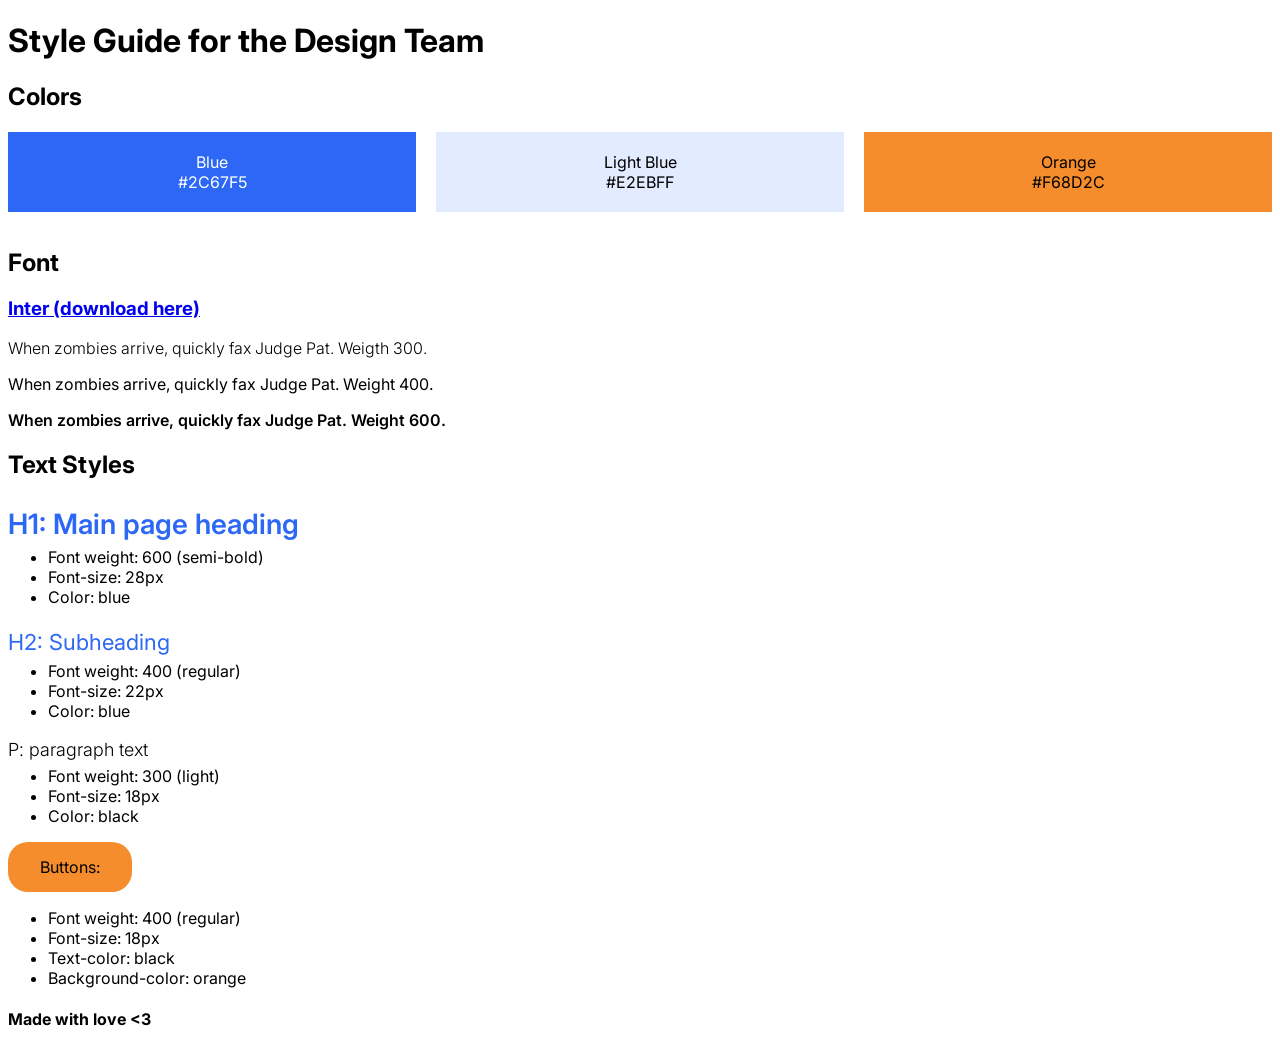
<file: index.html>
<!DOCTYPE html>
<html lang="en">
<head>
    <meta charset="UTF-8">
    <meta http-equiv="X-UA-Compatible" content="IE=edge">
    <meta name="viewport" content="width=device-width, initial-scale=1.0">
    <link rel="stylesheet" href="https://mariejs.github.io/design-style-guide/index.css">
    <link rel="preconnect" href="https://fonts.googleapis.com">
    <link rel="preconnect" href="https://fonts.gstatic.com" crossorigin>
    <link href="https://fonts.googleapis.com/css2?family=Inter:wght@300;400;600&display=swap" rel="stylesheet">
    <title>Style Guide for the design team</title>
</head>
<body>
    <h1>Style Guide for the Design Team</h1>
<!-- Colors -->
    <h2>Colors</h2>
<div class="panel">
    <p class="blue">Blue <br>#2C67F5</p>
    <p class="light-blue">Light Blue <br>#E2EBFF</p>
    <p class="orange">Orange <br>#F68D2C</p>
</div>

<!-- Fonts -->
<h2>Font</h2>
<div>
<h3><a href="https://fonts.google.com/specimen/Inter?query=inter" target="_blank">Inter (download here)</a></h3>
<p class="font-light">When zombies arrive, quickly fax Judge Pat. Weigth 300.</p>
<p class="font-regular">When zombies arrive, quickly fax Judge Pat. Weight 400.</p>
<p class="font-semi-bold">When zombies arrive, quickly fax Judge Pat. Weight 600.</p>
</div>
<!-- Text Styles -->
<h2>Text Styles</h2>
<div>
<p class="heading">H1: Main page heading</p>
<ul>
    <li>Font weight: 600 (semi-bold)</li>
    <li>Font-size: 28px</li>
    <li>Color: blue</li>
</ul>
<p class="subheading">H2: Subheading</p>
<ul>
    <li>Font weight: 400 (regular)</li>
    <li>Font-size: 22px</li>
    <li>Color: blue</li>
    </ul>
<p class="text">P: paragraph text</p>
<ul>
    <li>Font weight: 300 (light)</li>
    <li>Font-size: 18px</li>
    <li>Color: black</li>
</ul>
<p class="button">Buttons: </p>
<ul>
    <li>Font weight: 400 (regular)</li>
    <li>Font-size: 18px</li>
    <li>Text-color: black</li>
    <li>Background-color: orange</li>
</ul>
</div>
<h4>Made with love <3</h3>
</body>
</html>
</file>
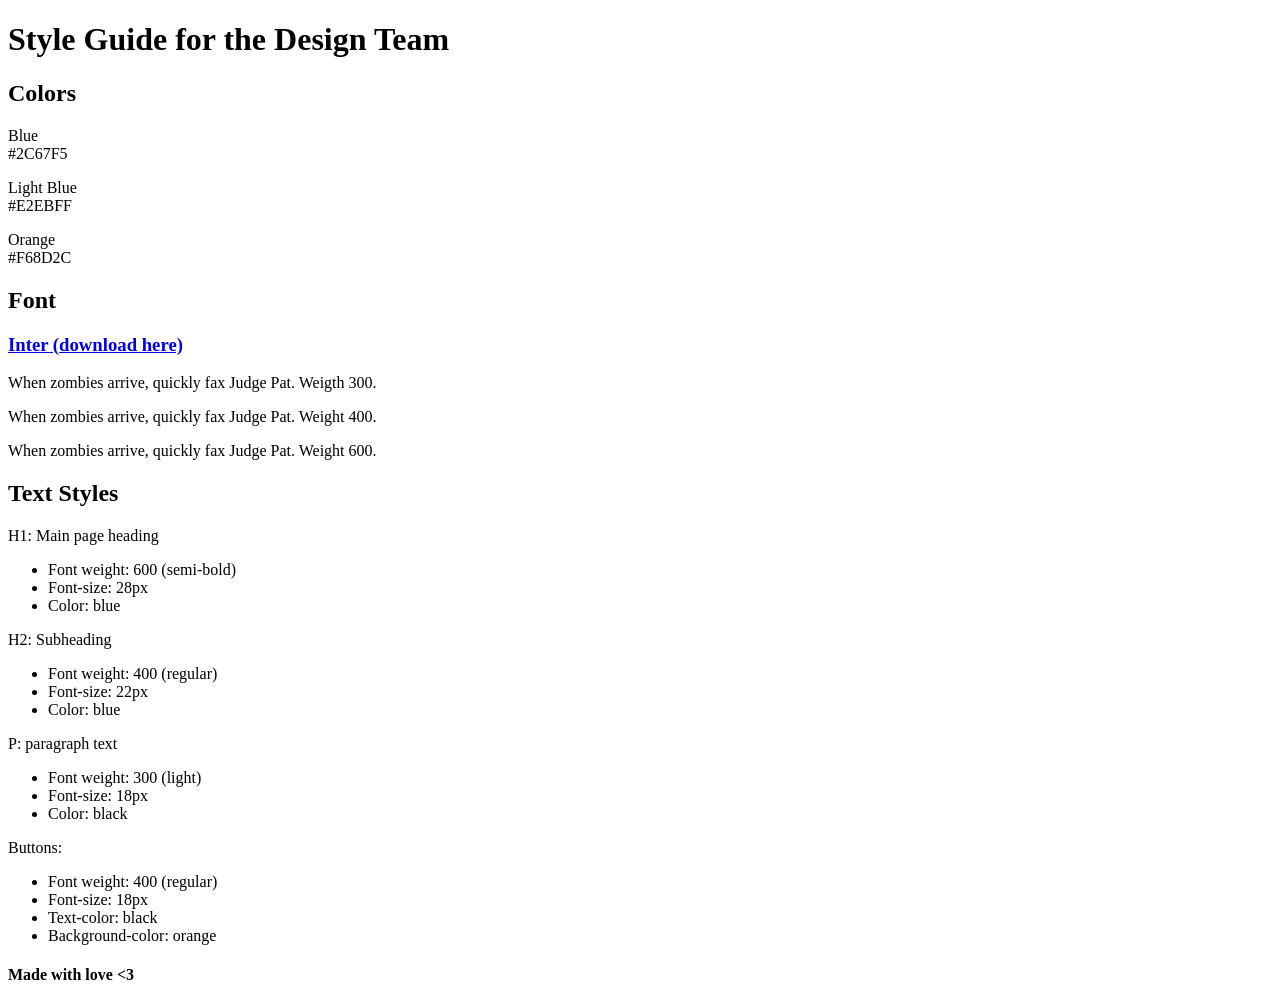
<file: design-style-guide.html>
<!DOCTYPE html>
<html lang="en">
<head>
    <meta charset="UTF-8">
    <meta http-equiv="X-UA-Compatible" content="IE=edge">
    <meta name="viewport" content="width=device-width, initial-scale=1.0">
    <link rel="stylesheet" href="https://github.com/mariejs/design-style-guide.css">
    <link rel="preconnect" href="https://fonts.googleapis.com">
    <link rel="preconnect" href="https://fonts.gstatic.com" crossorigin>
    <link href="https://fonts.googleapis.com/css2?family=Inter:wght@300;400;600&display=swap" rel="stylesheet">
    <title>Style Guide for the design team</title>
</head>
<body>
    <h1>Style Guide for the Design Team</h1>
<!-- Colors -->
    <h2>Colors</h2>
<div class="panel">
    <p class="blue">Blue <br>#2C67F5</p>
    <p class="light-blue">Light Blue <br>#E2EBFF</p>
    <p class="orange">Orange <br>#F68D2C</p>
</div>

<!-- Fonts -->
<h2>Font</h2>
<div>
<h3><a href="https://fonts.google.com/specimen/Inter?query=inter" target="_blank">Inter (download here)</a></h3>
<p class="font-light">When zombies arrive, quickly fax Judge Pat. Weigth 300.</p>
<p class="font-regular">When zombies arrive, quickly fax Judge Pat. Weight 400.</p>
<p class="font-semi-bold">When zombies arrive, quickly fax Judge Pat. Weight 600.</p>
</div>
<!-- Text Styles -->
<h2>Text Styles</h2>
<div>
<p class="heading">H1: Main page heading</p>
<ul>
    <li>Font weight: 600 (semi-bold)</li>
    <li>Font-size: 28px</li>
    <li>Color: blue</li>
</ul>
<p class="subheading">H2: Subheading</p>
<ul>
    <li>Font weight: 400 (regular)</li>
    <li>Font-size: 22px</li>
    <li>Color: blue</li>
    </ul>
<p class="text">P: paragraph text</p>
<ul>
    <li>Font weight: 300 (light)</li>
    <li>Font-size: 18px</li>
    <li>Color: black</li>
</ul>
<p class="button">Buttons: </p>
<ul>
    <li>Font weight: 400 (regular)</li>
    <li>Font-size: 18px</li>
    <li>Text-color: black</li>
    <li>Background-color: orange</li>
</ul>
</div>
<h4>Made with love <3</h3>
</body>
</html>
</file>
